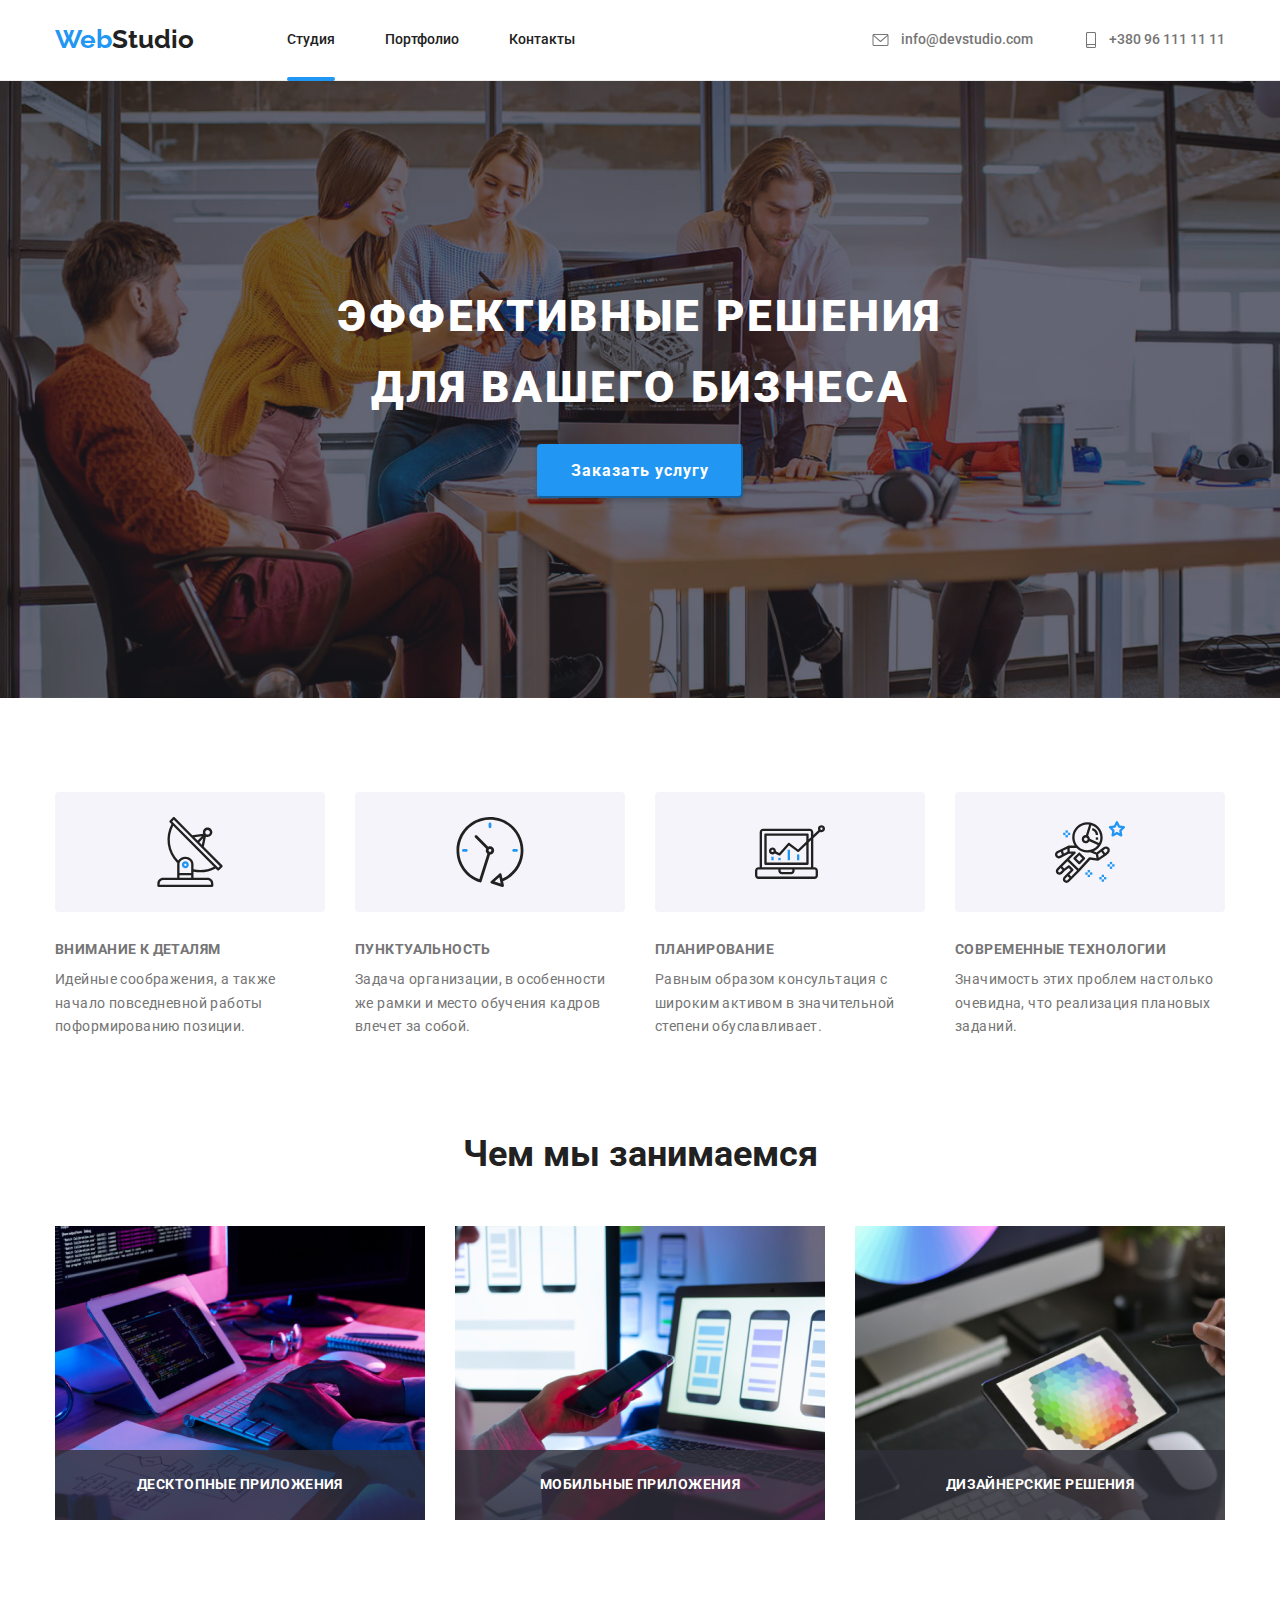
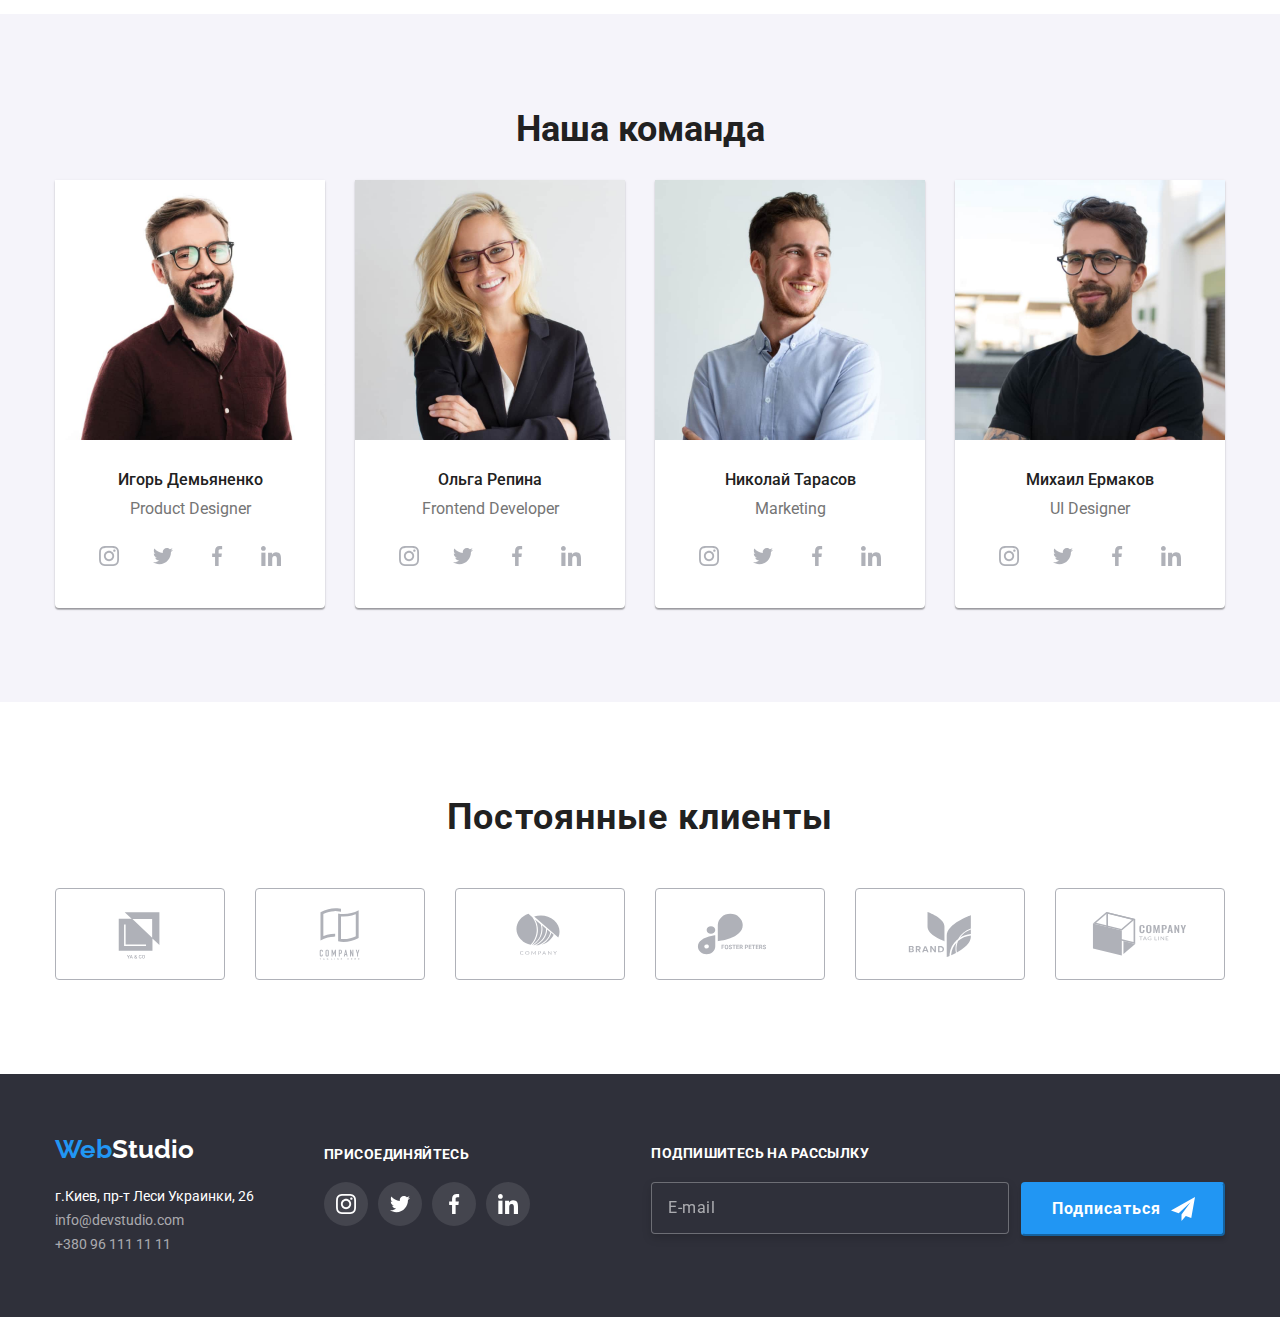
<file: index.html>
<!DOCTYPE html>
<html lang="ru">
<head>
    <meta charset="UTF-8" />
    <meta http-equiv="X-UA-Compatible" content="IE=edge" />
    <meta name="viewport" content="width=device-width, initial-scale=1.0"/>
    <title lang="en">WebStudio</title>
    <link rel="stylesheet" href="https://cdnjs.cloudflare.com/ajax/libs/modern-normalize/1.0.0/modern-normalize.min.css" />
    <link rel="preconnect" href="https://fonts.googleapis.com">
    <link rel="preconnect" href="https://fonts.gstatic.com" crossorigin>
    <link href="https://fonts.googleapis.com/css2?family=Roboto:wght@400;500;700;900&display=swap" rel="stylesheet">
    <link rel="preconnect" href="https://fonts.googleapis.com">
    <link rel="preconnect" href="https://fonts.gstatic.com" crossorigin>
    <link href="https://fonts.googleapis.com/css2?family=Raleway:wght@600;700;800;900&family=Roboto:wght@400;500;700;900&display=swap" rel="stylesheet">
    <link rel="stylesheet" href="./css/main.min.css"/>
</head>

<body>
    <header class="header">
        <!-- logo -->    
        <div class="conteiner conteiner-flex">
            <a class="logo" href="./index.html"><span class="logo__web">Web</span>Studio</a>
            <!-- navigation -->
            <nav class="header__navigation">
                <ul class="header__navigation__list">
                    <li class="header__navigation__item">
                        <a class="header__navigation__link current" href="./index.html">Студия</a>
                    </li>
                    <li class="header__navigation__item">
                        <a class="header__navigation__link" href="./portfolio.html">Портфолио</a></li>
                    <li class="header__navigation__item"><a class="header__navigation__link" href="">Контакты</a></li>
                </ul>
            </nav>
            <!--conection -->
            <ul class="header__conection__list">
                <li class="header__conection__item">
                    <a class="header__conection__link" href="mailto:info@devstudio.com" target="_blank" title="Написать нам">
                        <svg class="header-icon" width="21" height="16">
                            <use href="images/icons.svg#icon-mail"></use>
                        </svg>info@devstudio.com
                    </a>
                </li>
                <li class="header__conection__item">
                    <a class="header__conection__link" href="tel:+380961111111" title="Позвонить нам">
                        <svg class="header-icon" width="16" height="16">
                            <use href="images/icons.svg#icon-smartphone"></use>
                        </svg>+380 96 111 11 11
                    </a>
                </li>
            </ul>
        </div>
    </header>

    <main>
            <!-- big banner -->
            <div class="hero__bg">
                <div class="conteiner">
                    <h1 class="hero__title">Эффективные решения для вашего бизнеса</h1>
                    <button class="hero__btn btn" type="button" data-modal-open>Заказать услугу</button>
                </div>
            </div>

            <!-- competencies -->
            <section class="competence">
                <div class="conteiner">
                    <ul class="competence__icon__list">
                        <li class="competence__icon__item">
                            <svg class="competencte__icon" width="70" heigth="70"><use href="images/icons.svg#icon-antenna"></use></svg>
                        </li>
                        <li class="competence__icon__item">
                            <svg class="competence__icon" width="70" heigth="70">
                                <use href="images/icons.svg#icon-clock"></use>
                            </svg>
                        </li>
                        <li class="competence__icon__item">
                            <svg class="competencte__icon" width="70" heigth="70">
                                <use href="images/icons.svg#icon-diagram"></use>
                            </svg>
                        </li>
                        <li class="competence__icon__item">
                            <svg class="competencte__icon" width="70" heigth="70">
                                <use href="images/icons.svg#icon-astronaut"></use>
                            </svg>
                        </li>
                    </ul>
                    <ul class="competence__about__list">
                        <li class="competence__about__item">
                            <h3 class="competence__about__title">Внимание к деталям</h3>
                            <p class="competence__about__description">Идейные соображения, а также начало повседневной работы поформированию позиции.
                            </p>
                        </li>
                        <li class="competence__about__item">
                            <h3 class="competence__about__title">Пунктуальность</h3>
                            <p class="competence__about__description">Задача организации, в особенности же рамки и место обучения кадров влечет за собой.</p>
                        </li>
                        <li class="competence__about__item">
                            <h3 class="competence__about__title">Планирование</h3>
                            <p class="competence__about__description">Равным образом консультация с широким активом в значительной степени обуславливает.</p>
                        </li>
                        <li class="competence__about__item">
                            <h3 class="competence__about__title">Современные технологии</h3>
                            <p class="competence__about__description">Значимость этих проблем настолько очевидна, что реализация плановых заданий.</p>
                        </li>
                    </ul>
                </div>
            </section>

            <!-- What we do-->
            <section class="wedo">
                    <div class="conteiner">
                        <h3 class="wedo-title">Чем мы занимаемся</h3>
                        <ul class="wedo__list">
                            <li class="wedo__list__item">
                                <div class="wedo-wrap">
                                    <picture>
                                        <source
                                            srcset="./images/pc/desctop.jpg 1x,
                                            ./images/pc2x/desctop@2x.jpg 2x"

                                            media="(min-width: 1200px)"
                                        >    
                                        <img class="wedo-img" src="./images/pc2x/desctop@2x.jpg" alt="Руки на клавиатуре"/>
                                    </picture>
                                <p class="wedo__text-up">Десктопные приложения</p>
                                </div>
                            </li>
                            <li class="wedo__list__item">
                                <div class="wedo-wrap">
                                    <picture>
                                        <source
                                            srcset="./images/pc/mobileapp.jpg 1x,
                                            ./images/pc2x/mobileapp@2x.jpg 2x"

                                            media="(min-width: 1200px)"
                                        >   
                                        <img class="wedo-img" src="./images/pc2x/mobileapp@2x.jpg" alt="Смартфон в руке"/>
                                    </picture>
                                    <p class="wedo__text-up">Мобильные приложения</p>
                            </div>
                            </li>
                            <li class="wedo__list__item">
                                <div class="wedo-wrap">
                                    <picture>
                                        <source
                                            srcset="./images/pc/disigner.jpg 1x,
                                            ./images/pc2x/disigner@2x.jpg 2x"

                                            media="(min-width: 1200px)"
                                        >   
                                        <img class="wedo-img" src="./images/pc2x/disigner@2x.jpg" alt="Планшет"/>
                                    </picture>
                                <p class="wedo__text-up">Дизайнерские решения</p>
                            </div>
                            </li>
                        </ul>
                    </div>
            </section>
                
            <!-- team -->
            <section class="team">
                    <div class="conteiner">
                    <h2 class="team__title">Наша команда</h2>
                    <ul class="team__list">
                        <li class="team__list__item">
                            <picture>
                                <source
                                    srcset="./images/pc/maninglass.jpg 1x,
                                    ./images/pc2x/maninglass@2x.jpg 2x"

                                    media="(min-width: 1200px)"
                                >
                                <source
                                    srcset="./images/tablet/maninglass.jpg 1x,
                                    ./images/tablet2x/maninglass@2x.jpg 2x"

                                    media="(min-width: 768px)"
                                >
                                <source
                                    srcset="./images/mobile/maninglass.jpg 1x,
                                    ./images/mobile2x/maninglass@2x.jpg 2x"

                                    media="(min-width: 480px)"
                                >
                                <source
                                    srcset="./images/mobile/maninglass320.jpg 1x,
                                    ./images/mobile2x/maninglass320@2x.jpg 2x"

                                    media="(min-width: 320px)"
                                >    
                                <img class="team__picture__size" src="./images/pc/maninglass.jpg" alt="Мужчина в очках"/>
                            </picture>
                            <div class="team__description__conteiner">
                            <h3 class="team__description__name">Игорь Демьяненко</h3>
                            <p class="team__description__proffesion">Product Designer</p>
                            <ul class="team__description__social-list">
                                <li class="team__description__social-list__item"><a class="team__description__social-list__link" href="instagram.com" target="_blank"><svg class="team__description__social-list__icon" width="20" heigth="20">
                                    <use href="images/icons.svg#icon-instagram"></use>
                                </svg></a></li>
                                <li class="team__description__social-list__item"><a class="team__description__social-list__link" href=""><svg class="team__description__social-list__icon" width="20" heigth="20">
                                        <use href="images/icons.svg#icon-twitter"></use>
                                    </svg></a></li>
                                <li class="team__description__social-list__item"><a class="team__description__social-list__link" href=""><svg class="team__description__social-list__icon" width="20" heigth="20">
                                        <use href="images/icons.svg#icon-facebook"></use>
                                    </svg></a></li>
                                <li class="team__description__social-list__item"><a class="team__description__social-list__link" href=""><svg class="team__description__social-list__icon" width="20" heigth="20">
                                        <use href="images/icons.svg#icon-linkedin"></use>
                                    </svg></a></li>
                            </ul>
                            </div>
                        </li>
                        <li class="team__list__item">
                                <picture>
                                    <source
                                        srcset="./images/pc/woman.jpg 1x,
                                        ./images/pc2x/woman@2x.jpg 2x"

                                        media="(min-width: 1200px)"
                                    >
                                    <source
                                        srcset="./images/tablet/woman.jpg 1x,
                                        ./images/tablet2x/woman@2x.jpg 2x"

                                        media="(min-width: 768px)"
                                    >
                                    <source
                                        srcset="./images/mobile/woman.jpg 1x,
                                        ./images/mobile2x/woman@2x.jpg 2x"

                                        media="(min-width: 480px)"
                                    >
                                    <source
                                        srcset="./images/mobile/woman320.jpg 1x,
                                        ./images/mobile2x/woman320@2x.jpg 2x"

                                        media="(min-width: 320px)"
                                    >    
                                    <img class="team__picture__size" src="./images/pc2x/woman@2x.jpg" alt="Женщина"/>
                                </picture>
                            <div class="team__description__conteiner">
                            <h3 class="team__description__name">Ольга Репина</h3>
                            <p class="team__description__proffesion">Frontend Developer</p>
                            <ul class="team__description__social-list">
                                <li class="team__description__social-list__item"><a class="team__description__social-list__link" href=""><svg class="team__description__social-list__icon" width="20" heigth="20">
                                    <use href="images/icons.svg#icon-instagram"></use>
                                </svg></a></li>
                                <li class="team__description__social-list__item"><a class="team__description__social-list__link" href=""><svg class="team__description__social-list__icon" width="20" heigth="20">
                                        <use href="images/icons.svg#icon-twitter"></use>
                                    </svg></a></li>
                                <li class="team__description__social-list__item"><a class="team__description__social-list__link" href=""><svg class="team__description__social-list__icon" width="20" heigth="20">
                                        <use href="images/icons.svg#icon-facebook"></use>
                                    </svg></a></li>
                                <li class="team__description__social-list__item"><a class="team__description__social-list__link" href=""><svg class="team__description__social-list__icon" width="20" heigth="20">
                                        <use href="images/icons.svg#icon-linkedin"></use>
                                    </svg></a></li>
                            </ul>
                            </div>
                        </li>
                        <li class="team__list__item">
                                <picture>
                                    <source
                                        srcset="./images/pc/maninwhiteshirt.jpg 1x,
                                        ./images/pc2x/maninwhiteshirt@2x.jpg 2x"

                                        media="(min-width: 1200px)"
                                    >
                                    <source
                                        srcset="./images/tablet/maninwhiteshirt.jpg 1x,
                                        ./images/tablet2x/maninwhiteshirt@2x.jpg 2x"

                                        media="(min-width: 768px)"
                                    >
                                    <source
                                        srcset="./images/mobile/maninwhiteshirt.jpg 1x,
                                        ./images/mobile2x/maninwhiteshirt@2x.jpg 2x"

                                        media="(min-width: 480px)"
                                    >
                                    <source
                                        srcset="./images/mobile/maninwhiteshirt320.jpg 1x,
                                        ./images/mobile2x/maninwhiteshirt320@2x.jpg 2x"

                                        media="(min-width: 320px)"
                                    >    
                                    <img class="team__picture__size" src="./images/pc2x/maninwhiteshirt@2x.jpg" alt="Улыбающтйся мужчина"/>
                                </picture>
                            <div class="team__description__conteiner">
                            <h3 class="team__description__name">Николай Тарасов</h3>
                            <p class="team__description__proffesion">Marketing</p>
                            <ul class="team__description__social-list">
                                <li class="team__description__social-list__item">
                                    <a class="team__description__social-list__link" href="">
                                        <svg class="team__description__social-list__icon" width="20" heigth="20">
                                            <use href="images/icons.svg#icon-instagram"></use>
                                        </svg> 
                                    </a>
                                </li>
                                <li class="team__description__social-list__item"><a class="team__description__social-list__link" href=""><svg class="team__description__social-list__icon" width="20" heigth="20">
                                        <use href="images/icons.svg#icon-twitter"></use>
                                    </svg></a></li>
                                <li class="team__description__social-list__item"><a class="team__description__social-list__link" href=""><svg class="team__description__social-list__icon" width="20" heigth="20">
                                        <use href="images/icons.svg#icon-facebook"></use>
                                    </svg></a></li>
                                <li class="team__description__social-list__item"><a class="team__description__social-list__link" href=""><svg class="team__description__social-list__icon" width="20" heigth="20">
                                        <use href="images/icons.svg#icon-linkedin"></use>
                                    </svg></a></li>
                            </ul>
                            </div>
                        </li>
                        <li class="team__list__item">
                            <picture>
                                <source
                                    srcset="./images/pc/smileman.jpg 1x,
                                    ./images/pc2x/smileman@2x.jpg 2x"

                                    media="(min-width: 1200px)"
                                >
                                <source
                                    srcset="./images/tablet/smileman.jpg 1x,
                                    ./images/tablet2x/smileman@2x.jpg 2x"

                                    media="(min-width: 768px)"
                                >
                                <source
                                    srcset="./images/mobile/smileman.jpg 1x,
                                    ./images/mobile2x/smileman@2x.jpg 2x"

                                    media="(min-width: 480px)"
                                >
                                <source
                                    srcset="./images/mobile/smileman320.jpg 1x,
                                    ./images/mobile2x/smileman320@2x.jpg 2x"

                                    media="(min-width: 320px)"
                                >    
                                <img class="team__picture__size" src="./images/pc2x/smileman@2x.jpg" alt="Улыбающтйся мужчина"/>
                            <div class="team__description__conteiner">
                            <h3 class="team__description__name">Михаил Ермаков</h3>
                            <p class="team__description__proffesion">UI Designer</p>
                            <ul class="team__description__social-list">
                                <li class="team__description__social-list__item"><a class="team__description__social-list__link" href=""><svg class="team__description__social-list__icon" width="20" heigth="20">
                                    <use href="images/icons.svg#icon-instagram"></use>
                                </svg></a></li>
                                <li class="team__description__social-list__item"><a class="team__description__social-list__link" href=""><svg class="team__description__social-list__icon" width="20" heigth="20">
                                        <use href="images/icons.svg#icon-twitter"></use>
                                    </svg></a></li>
                                <li class="team__description__social-list__item"><a class="team__description__social-list__link" href=""><svg class="team__description__social-list__icon" width="20" heigth="20">
                                        <use href="images/icons.svg#icon-facebook"></use>
                                    </svg></a></li>
                                <li class="team__description__social-list__item"><a class="team__description__social-list__link" href=""><svg class="team__description__social-list__icon" width="20" heigth="20">
                                        <use href="images/icons.svg#icon-linkedin"></use>
                                    </svg></a></li>
                            </ul>
                            </div>
                        </li>
                    </ul>
                    </div>
            </section>
            <section class="client">
                <div class="conteiner">
                <h2 class="client__icon-titel">Постоянные клиенты</h2>
                <ul class="client__icon-list">
                    <li class="client__icon-list__item">
                        <a class="client__icon-list__link" href="">
                            <svg class="client__icon-list__icon" width="106" height="60">
                                <use href="images/icons.svg#icon-Logo-1"></use>
                            </svg>
                        </a>
                    </li>
                    <li class="client__icon-list__item">
                        <a class="client__icon-list__link" href="">
                            <svg class="client__icon-list__icon" width="106" height="60">
                                <use href="images/icons.svg#icon-Logo-2"></use>
                            </svg>
                        </a>
                    </li>
                    <li class="client__icon-list__item">
                        <a class="client__icon-list__link" href="">
                            <svg class="client__icon-list__icon" width="106" height="60">
                                <use href="images/icons.svg#icon-Logo-3"></use>
                            </svg>
                        </a>
                    </li>
                    <li class="client__icon-list__item">
                        <a class="client__icon-list__link" href="">
                            <svg class="client__icon-list__icon" width="106" height="60">
                                <use href="images/icons.svg#icon-Logo-4"></use>
                            </svg>
                        </a>
                    </li>
                    <li class="client__icon-list__item">
                        <a class="client__icon-list__link" href="">
                            <svg class="client__icon-list__icon" width="106" height="60">
                                <use href="images/icons.svg#icon-Logo-5"></use>
                            </svg>
                        </a>
                    </li>
                    <li class="client__icon-list__item">
                        <a class="client__icon-list__link" href="">
                            <svg class="client__icon-list__icon" width="106" height="60">
                                <use href="images/icons.svg#icon-Logo-6"></use>
                            </svg>
                        </a>
                    </li>
                </ul>
            </div>
            </section>
            
        </main>

    <footer class="footer">
        <div class="conteiner">
            <div class="footer__connect">
                <div class="footer__item__flex">
                    <div>
                        <a class="footer__logo" href="./index.html"><span class="logo__web">Web</span>Studio</a>
                        <address class="footer__adress">
                            <ul class="footer__adress__list">
                                <li class="footer__adress__item"><a class="footer__adress__link white-color"
                                        href="https://rb.gy/aulb9n" target="_blank">г.Киев, пр-т Леси Украинки, 26</a></li>
                                <li class="footer__adress__item"><a class="footer__adress__link"
                                        href="mailto:info@devstudio.com" target="_blank"
                                        title="Написать нам">info@devstudio.com</a></li>
                                <li class="footer__adress__item"><a class="footer__adress__link" href="tel:+380961111111"
                                        title="Позвонить нам">+380 96 111 11 11</a></li>
                            </ul>
                        </address>
                    </div>
                    <div class="footer__social">
                        <h3 class="footer__social__title">присоединяйтесь</h3>
                        <ul class="footer__social__list">
                            <li class="footer__social__item">
                                <a class="footer__social__link" href="">
                                    <svg class="footer__social__icon" width="20" heigth="20">
                                        <use href="images/icons.svg#icon-instagram"></use>
                                    </svg>
                                </a>
                            </li>
                            <li class="footer__social__item">
                                <a class="footer__social__link" href="">
                                    <svg class="footer__social__icon" width="20" heigth="20">
                                        <use href="images/icons.svg#icon-twitter"></use>
                                    </svg>
                                </a>
                            </li>
                            <li class="footer__social__item">
                                <a class="footer__social__link" href="">
                                    <svg class="footer__social__icon" width="20" heigth="20">
                                        <use href="images/icons.svg#icon-facebook"></use>
                                    </svg>
                                </a>
                            </li>
                            <li class="footer__social__item">
                                <a class="footer__social__link" href="">
                                    <svg class="footer__social__icon" width="20" heigth="20">
                                        <use href="images/icons.svg#icon-linkedin"></use>
                                    </svg>
                                </a>
                            </li>
                        </ul>
                    </div>
                </div>
                <div class="footer__subscribe">
                    <h3 class="footer__subscribe__title">Подпишитесь на рассылку</h3>
                    <div class="footer__subscribe__area">
                        <form class="footer__subscribe__form" name="email" novalidate>
                            <input class="footer__subscribe__input" type="email" name="email" placeholder="E-mail">
                            <button class="footer__subscribe__btn btn" type="submit">Подписаться
                                <svg class="footer__subscribe__icon" width="24" heigth="24">
                                    <use href="images/icons.svg#icon-send"></use>
                                </svg>
                            </button>
                        </form>
                    </div>
                </div>
            </div>
        </div>
    </footer>

    <div class="backdrop is-hidden" data-modal>
    <div class="modal">
        <button type="button" class="modal__close" data-modal-close><svg width="11" height="11"><use href="images/icons.svg#icon-close"></use></svg></button>
        <form action="#">
            <p class="modal__titel">Оставьте свои данные, мы вам перезвоним</p>
            <label class="modal__input__text" for="name">Имя</label>
                <div class="input__wrap">
                    <input class="modal__input__area" type="text" id="name" placeholder="">
                    <svg class="modal__icon" width="18" height="18">
                        <use href="images/icons.svg#icon-modal-name"></use>
                    </svg>
                </div>
            <label class="modal__input__text" for="tel">Телефон</label>
                <div class="input__wrap">
                    <input class="modal__input__area" type="tel" id="tel" placeholder="">
                        <svg class="modal__icon" width="18" height="18">
                            <use href="images/icons.svg#icon-modal-tel"></use>
                        </svg>
                </div>
            <label class="modal__input__text" for="email">Почта</label>
            <div class="input__wrap">
                <input class="modal__input__area" type="email" id="email" placeholder="">
                    <svg class="modal__icon" width="18" height="18">
                        <use href="images/icons.svg#icon-modal-mail"></use>
                    </svg>
            </div>
            <label class="modal__input__text" for="coment">Комментарий</label>
            <textarea class="modal__input__coment" type="text" id="coment" placeholder="Введите текст"></textarea>
            <div class="checkbox">
                <input class="modal__input__checkbox" type="checkbox" id="checkbox" placeholder="">
                <label for="checkbox" class="modal__checkbox__text">
                <span class="check__item">
                    <svg class="check__icon" widht="11" height="8">
                        <use href="images/icons.svg#icon-check"></use>
                    </svg>
                </span>Соглашаюсь с рассылкой и принимаю</label>
                <a class="modal__link" href="" target="_blank">Условия договора</a>
            </div>
            <button class="madal__send__btn">Отправить</button>
        </form>
    </div>
    </div>
    <script src="./js/modal.js"></script>
    </body>
    </html>
</file>
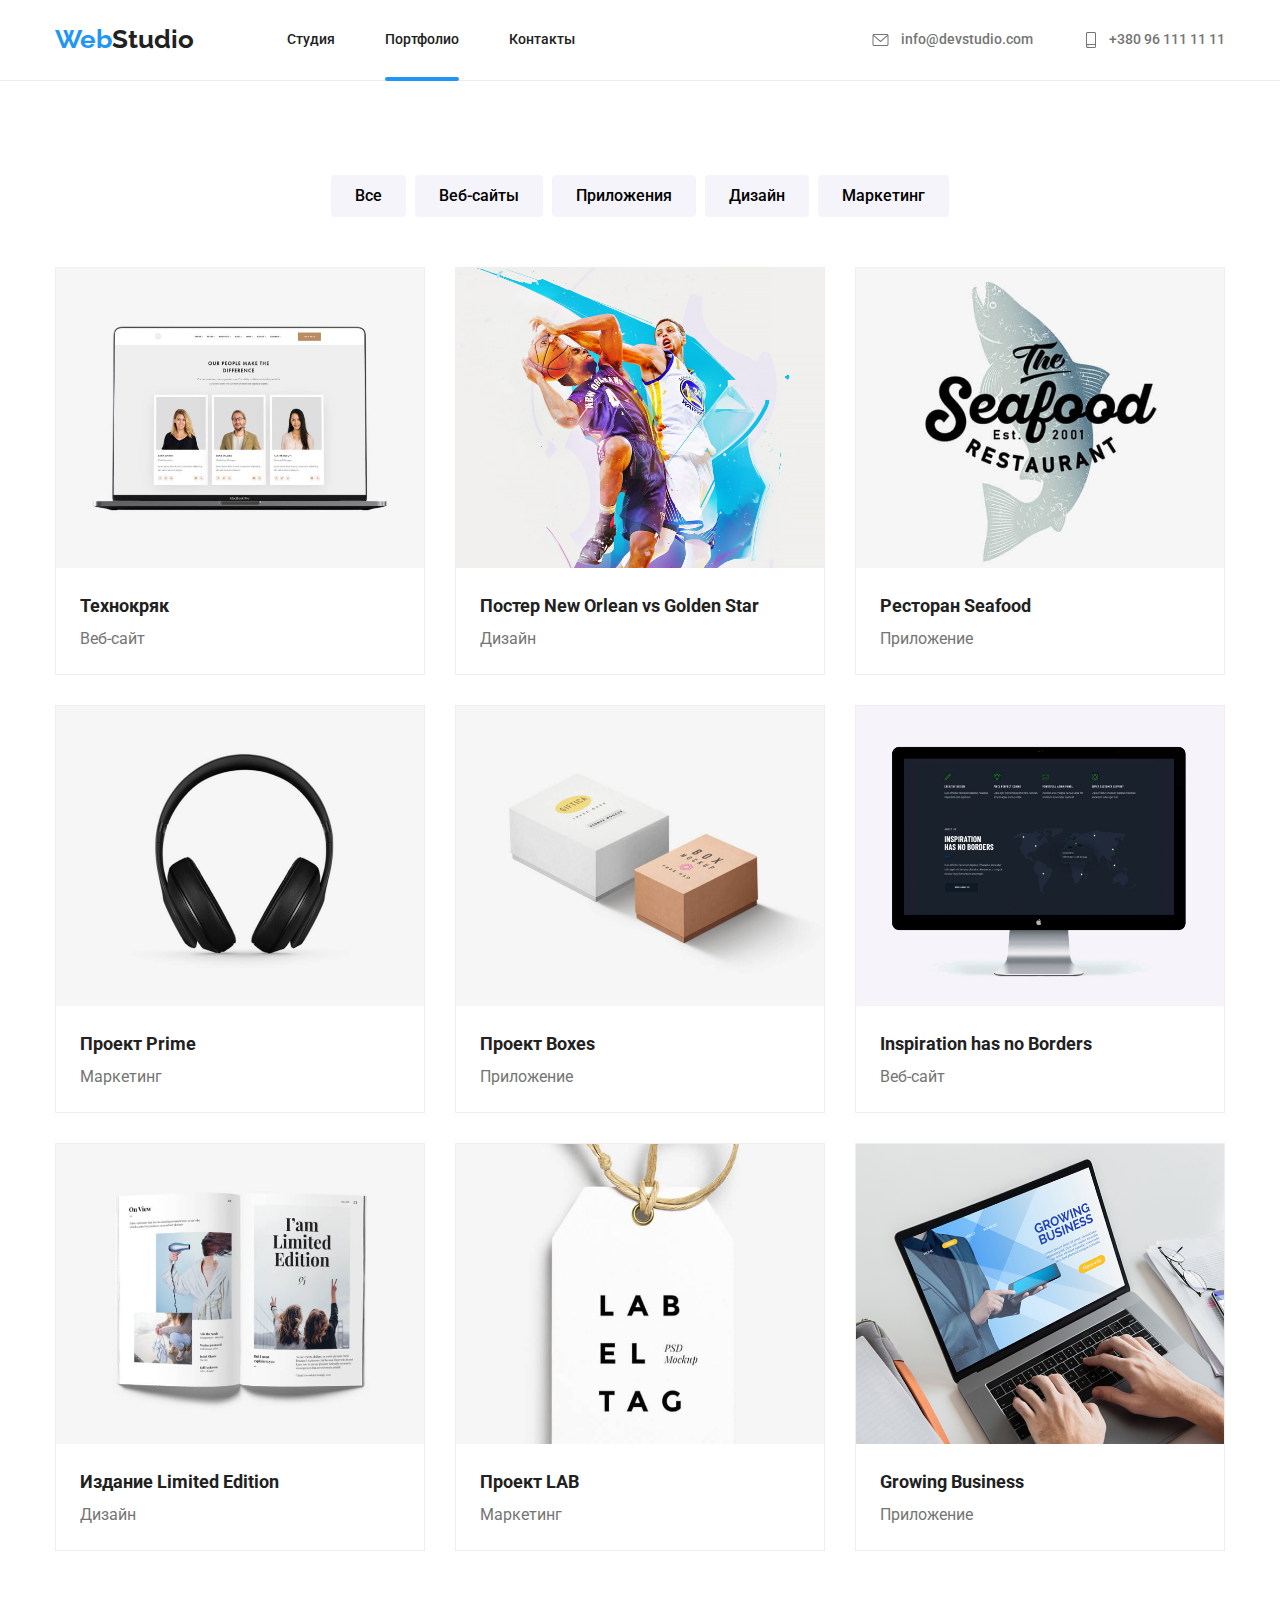
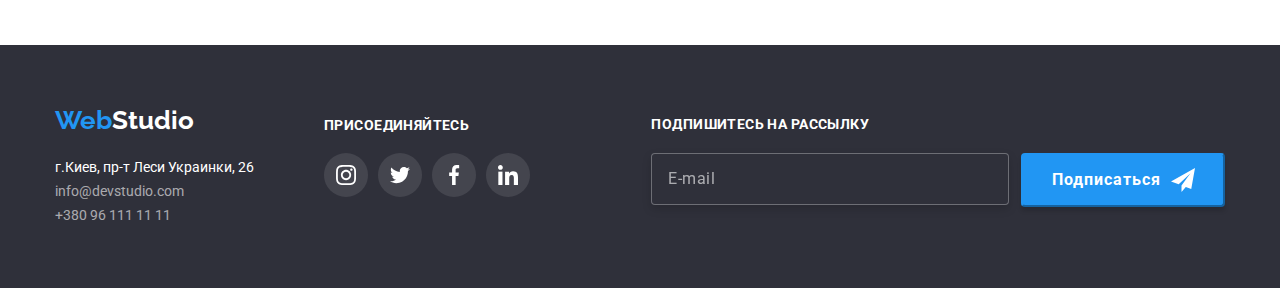
<file: portfolio.html>
<!DOCTYPE html>
<html lang="ru">
<head>
    <meta charset="UTF-8" />
    <meta http-equiv="X-UA-Compatible" content="IE=edge" />
    <meta name="viewport" content="width=device-width, initial-scale=1.0"/>
    <title lang="en">WebStudio</title>
    <link rel="stylesheet" href="https://cdnjs.cloudflare.com/ajax/libs/modern-normalize/1.0.0/modern-normalize.min.css" />
    <link rel="preconnect" href="https://fonts.googleapis.com">
    <link rel="preconnect" href="https://fonts.gstatic.com" crossorigin>
    <link href="https://fonts.googleapis.com/css2?family=Roboto:wght@400;500;700;900&display=swap" rel="stylesheet">
    <link rel="preconnect" href="https://fonts.googleapis.com">
    <link rel="preconnect" href="https://fonts.gstatic.com" crossorigin>
    <link href="https://fonts.googleapis.com/css2?family=Raleway:wght@600;700;800;900&family=Roboto:wght@400;500;700;900&display=swap" rel="stylesheet">
    <link rel="stylesheet" href="./css/main.min.css"/>
</head>

<body>
    <header class="header">
        <!-- logo -->
        <div class="conteiner conteiner-flex">
            <a class="logo" href="./index.html"><span class="logo__web">Web</span>Studio</a>
        <!-- navigation -->
        <nav class="header__navigation">
            <ul class="header__navigation__list">
                <li class="header__navigation__item"><a class="header__navigation__link" href="./index.html">Студия</a></li>
                <li class="header__navigation__item"><a class="header__navigation__link current" href="./portfolio.html">Портфолио</a></li>
                <li class="header__navigation__item"><a class="header__navigation__link" href="">Контакты</a></li>
            </ul>
        </nav>
        <!--conection -->
        <ul class="header__conection__list">
            <li class="header__conection__item"><a class="header__conection__link" href="mailto:info@devstudio.com" target="_blank" title="Написать нам">
                <svg class="header-icon" width="21" height="16">
                    <use href="images/icons.svg#icon-mail"></use>
                </svg>info@devstudio.com</a></li>
            <li class="header__conection__item"><a class="header__conection__link" href="tel:+380961111111" title="Позвонить нам"><svg class="header-icon" width="16" height="16">
                    <use href="images/icons.svg#icon-smartphone"></use>
                </svg>+380 96 111 11 11</a></li>
        </ul>
        </div>
    </header>

    <main class="portfolio__main__bg">
        <section class="portfolio">
        <!--Portfolio navigation-->
        <div class="portfolio__btn">
            <ul class="portfolio__btn__list">
                <li class="portfolio__btn__item"><button class="button" type="button">Все</button></li>
                <li class="portfolio__btn__item"><button class="button" type="button">Веб-сайты</button></li>
                <li class="portfolio__btn__item"><button class="button" type="button">Приложения</button></li>
                <li class="portfolio__btn__item"><button class="button" type="button">Дизайн</button></li>
                <li class="portfolio__btn__item"><button class="button" type="button">Маркетинг</button></li>
    
            </ul>
        </div>
        <!--Portfolio imdges-->
        <div class="conteiner">
            <ul class="portfolio__foto__list">
                <li class="portfolio__foto__list__item">
                    <div class="portfolio__foto__owerlay-size">
                        <img src="./images/pc2x/pf1@2x.jpg" alt="Ноутбук" width="368" height="300">
                        <p class="portfolio__foto__owerlay-text">Технокряк это современная площадка распространения коронавируса. Компании используют эту платформу для цифрового шпионажа и атак на защищённые сервера конкурентов.</p>
                    </div>
                    <div class="portfolio__foto__text">
                        <h3 class="portfolio__foto__text__title">Технокряк</h3>
                        <p class="portfolio__foto__text__about">Веб-сайт</p>
                    </div>          
                </li>
                <li class="portfolio__foto__list__item">
                    <div class="portfolio__foto__owerlay-size">
                        <img src="./images/pc2x/pf2@2x.jpg" alt="Два баскетболиста" width="368" height="300">
                        <p class="portfolio__foto__owerlay-text">Технокряк это современная площадка распространения коронавируса. Компании используют эту платформу для цифрового шпионажа и атак на защищённые сервера конкурентов.</p>
                    </div>
                    <div class="portfolio__foto__text">
                        <h3 class="portfolio__foto__text__title">Постер New Orlean vs Golden Star</h3>
                        <p class="portfolio__foto__text__about">Дизайн</p>   
                    </div>
                </li>
                <li class="portfolio__foto__list__item">
                    <div class="portfolio__foto__owerlay-size">
                        <img src="./images/pc2x/pf3@2x.jpg" alt="Силует рыбы" width="368" height="300">
                        <p class="portfolio__foto__owerlay-text">Технокряк это современная площадка распространения коронавируса. Компании используют эту платформу для цифрового шпионажа и атак на защищённые сервера конкурентов.</p>
                    </div>
                    <div class="portfolio__foto__text">
                        <h3 class="portfolio__foto__text__title">Ресторан Seafood</h3>
                        <p class="portfolio__foto__text__about">Приложение</p>
                    </div>
                </li>
                <li class="portfolio__foto__list__item">
                    <div class="portfolio__foto__owerlay-size">
                        <img src="./images/pc2x/pf4@2x.jpg" alt="Наушники" width="368" height="300">
                        <p class="portfolio__foto__owerlay-text">Технокряк это современная площадка распространения коронавируса. Компании используют эту платформу для цифрового шпионажа и атак на защищённые сервера конкурентов.</p>
                    </div>
                    <div class="portfolio__foto__text">
                        <h3 class="portfolio__foto__text__title">Проект Prime</h3>
                        <p class="portfolio__foto__text__about">Маркетинг</p>
                    </div> 
                </li>
                <li class="portfolio__foto__list__item">
                    <div class="portfolio__foto__owerlay-size">
                        <img src="./images/pc2x/pf5@2x.jpg" alt="Коробки" width="368" height="300">
                        <p class="portfolio__foto__owerlay-text">Технокряк это современная площадка распространения коронавируса. Компании используют эту платформу для цифрового шпионажа и атак на защищённые сервера конкурентов.</p>
                    </div>
                    <div class="portfolio__foto__text">
                        <h3 class="portfolio__foto__text__title">Проект Boxes</h3>
                        <p class="portfolio__foto__text__about">Приложение</p>
                    </div>
                </li>
                <li class="portfolio__foto__list__item">
                    <div class="portfolio__foto__owerlay-size">
                        <img src="./images/pc2x/pf6@2x.jpg" alt="Моноблок" width="368" height="300">
                        <p class="portfolio__foto__owerlay-text">Технокряк это современная площадка распространения коронавируса. Компании используют эту платформу для цифрового шпионажа и атак на защищённые сервера конкурентов.</p>
                    </div>
                    <div class="portfolio__foto__text">
                        <h3 class="portfolio__foto__text__title">Inspiration has no Borders</h3>
                        <p class="portfolio__foto__text__about">Веб-сайт</p>
                    </div>
                </li>
                <li class="portfolio__foto__list__item">
                    <div class="portfolio__foto__owerlay-size">
                        <img src="./images/pc2x/pf7@2x.jpg" alt="Книга" width="368" height="300">
                        <p class="portfolio__foto__owerlay-text">Технокряк это современная площадка распространения коронавируса. Компании используют эту платформу для цифрового шпионажа и атак на защищённые сервера конкурентов.</p>
                    </div>
                    <div class="portfolio__foto__text">
                        <h3 class="portfolio__foto__text__title">Издание Limited Edition</h3>
                        <p class="portfolio__foto__text__about">Дизайн</p>
                    </div>
                </li>
                <li class="portfolio__foto__list__item">
                    <div class="portfolio__foto__owerlay-size">
                        <img src="./images/pc2x/pf8@2x.jpg" alt="Ценник" width="368" height="300">
                        <p class="portfolio__foto__owerlay-text">Технокряк это современная площадка распространения коронавируса. Компании используют эту платформу для цифрового шпионажа и атак на защищённые сервера конкурентов.</p>
                    </div>
                    <div class="portfolio__foto__text">
                        <h3 class="portfolio__foto__text__title">Проект LAB</h3>
                        <p class="portfolio__foto__text__about">Маркетинг</p>
                    </div>
                </li>
                <li class="portfolio__foto__list__item">
                    <div class="portfolio__foto__owerlay-size">
                        <img src="./images/pc2x/pf9@2x.jpg" alt="Руки на ноутбуке" width="368" height="300">
                        <p class="portfolio__foto__owerlay-text">Технокряк это современная площадка распространения коронавируса. Компании используют эту платформу для цифрового шпионажа и атак на защищённые сервера конкурентов.</p>
                    </div>
                    <div class="portfolio__foto__text">
                        <h3 class="portfolio__foto__text__title">Growing Business</h3>
                        <p class="portfolio__foto__text__about">Приложение</p>
                    </div>
                </li>
            </ul>
        </div>
        </section>
    </main>

    <footer class="footer">
        <div class="conteiner">
            <div class="footer__connect">
                <div class="footer__item__flex">
                    <div>
                        <a class="footer__logo" href="./index.html"><span class="logo__web">Web</span>Studio</a>
                        <address class="footer__adress">
                            <ul class="footer__adress__list">
                                <li class="footer__adress__item"><a class="footer__adress__link white-color" href="https://rb.gy/aulb9n" target="_blank">г.Киев, пр-т Леси Украинки, 26</a></li>
                                <li class="footer__adress__item"><a class="footer__adress__link" href="mailto:info@devstudio.com" target="_blank" title="Написать нам">info@devstudio.com</a></li>
                                <li class="footer__adress__item"><a class="footer__adress__link" href="tel:+380961111111" title="Позвонить нам">+380 96 111 11 11</a></li>
                            </ul>
                        </address>
                    </div>
                    <div class="footer__social">
                        <h3 class="footer__social__title">присоединяйтесь</h3>
                        <ul class="footer__social__list">
                            <li class="footer__social__item">
                                <a class="footer__social__link" href="">
                                    <svg class="footer__social__icon" width="20" heigth="20">
                                        <use href="images/icons.svg#icon-instagram"></use>
                                    </svg>
                                </a>
                            </li>
                            <li class="footer__social__item">
                                <a class="footer__social__link" href="">
                                    <svg class="footer__social__icon" width="20" heigth="20">
                                        <use href="images/icons.svg#icon-twitter"></use>
                                    </svg>
                                </a>
                            </li>
                            <li class="footer__social__item">
                                <a class="footer__social__link" href="">
                                    <svg class="footer__social__icon" width="20" heigth="20">
                                        <use href="images/icons.svg#icon-facebook"></use>
                                    </svg>
                                </a>
                            </li>
                            <li class="footer__social__item">
                                <a class="footer__social__link" href="">
                                    <svg class="footer__social__icon" width="20" heigth="20">
                                        <use href="images/icons.svg#icon-linkedin"></use>
                                    </svg>
                                </a>
                            </li>
                        </ul>
                    </div>
                </div>
                <div class="footer__subscribe">
                    <h3 class="footer__subscribe__title">Подпишитесь на рассылку</h3>
                    <div class="footer__subscribe__area">
                        <form class="footer__subscribe__form" name="email" novalidate>
                            <input class="footer__subscribe__input" type="email" name="email" placeholder="E-mail">
                            <button class="footer__subscribe__btn btn" type="submit">Подписаться
                                <svg class="footer__subscribe__icon" width="24" heigth="24"><use href="images/icons.svg#icon-send"></use></svg>
                            </button>
                        </form>
                    </div>
                </div>
            </div>
        </div>
    </footer>
</body>    
</html>
</file>
<file: css/main.min.css>
.logo{padding-top:24px;padding-bottom:25px;margin-right:93px;font-family:Raleway, sans-serif;font-style:normal;font-weight:bold;font-size:26px;line-height:1.2;text-decoration:none;color:var(--main-text-color)}.logo__web{color:var(--hover-focus-text-color)}@media screen and (max-width: 479px){.conteiner{margin-right:auto;margin-left:auto;padding-left:15px;padding-right:15px;width:320px}}@media screen and (min-width: 480px){.conteiner{width:480px;margin-right:auto;margin-left:auto;padding-left:15px;padding-right:15px}}@media screen and (min-width: 768px){.conteiner{width:768px}}@media screen and (min-width: 1200px){.conteiner{width:1200px}}.btn{font-style:normal;font-weight:bold;line-height:1.87;letter-spacing:0.06em;color:#FFFFFF;cursor:pointer;background-color:#2196f3;box-shadow:0px 4px 4px rgba(0,0,0,0.15);border-radius:4px;border-color:var(--hover-focus-text-color)}.hero__bg{background-color:#2f303a;color:#ffffff;background-image:linear-gradient(rgba(47,48,58,0.4), rgba(47,48,58,0.4)),url(../../images/mobile/bg.jpg);background-repeat:no-repeat;background-position:center;background-size:cover;text-align:center;width:100%;padding-top:118px;padding-bottom:118px}@media (min-device-pixel-ratio: 2), (min-resolution: 192dpi), (min-resolution: 2dppx){.hero__bg{background-image:linear-gradient(rgba(47,48,58,0.4), rgba(47,48,58,0.4)),url(../../images/mobile2x/bg@2x.jpg)}}@media screen and (min-width: 768px){.hero__bg{padding-top:118px;padding-bottom:118px;background-image:linear-gradient(rgba(47,48,58,0.4), rgba(47,48,58,0.4)),url(../../images/tablet/bg.jpg)}}@media screen and (min-width: 768px) and (min-device-pixel-ratio: 2), screen and (min-width: 768px) and (min-resolution: 192dpi), screen and (min-width: 768px) and (min-resolution: 2dppx){.hero__bg{background-image:linear-gradient(rgba(47,48,58,0.4), rgba(47,48,58,0.4)),url(../../images/tablet2x/bg@2x.jpg)}}@media screen and (min-width: 1200px){.hero__bg{padding-top:200px;padding-bottom:200px;background-image:linear-gradient(rgba(47,48,58,0.4), rgba(47,48,58,0.4)),url(../../images/pc/bg.jpg)}}@media screen and (min-width: 1200px) and (min-device-pixel-ratio: 2), screen and (min-width: 1200px) and (min-resolution: 192dpi), screen and (min-width: 1200px) and (min-resolution: 2dppx){.hero__bg{background-image:linear-gradient(rgba(47,48,58,0.4), rgba(47,48,58,0.4)),url(../../images/pc2x/bg@2x.jpg)}}.header{background-color:#ffffff;border-bottom:1px solid #ececec}.conteiner-flex{display:flex;margin-right:auto;margin-left:auto;width:1200px;padding-left:15px;padding-right:15px;align-content:center}.header__navigation{display:flex;font-weight:500;font-size:14px;line-height:1.14}.header__navigation__list{display:flex;list-style:none;align-content:center;padding:0 0;margin:0 0}.header__navigation__list .header__navigation__item:not(:last-child){margin-right:50px}.header__navigation__link{display:flex;padding-bottom:32px;padding-top:32px;text-decoration:none;color:var(--main-text-color);position:relative;transition:color 250ms cubic-bezier(0.4, 0, 0.2, 1)}.header__navigation__link:hover{color:var(--hover-focus-text-color)}.header__navigation__link:focus{color:var(--hover-focus-text-color)}.header__navigation__link.current::after{content:"";width:100%;height:4px;border-radius:2px;background-color:var(--hover-focus-text-color);color:var(--hover-focus-text-color);position:absolute;display:block;bottom:-1px}.header__conection__list{list-style:none;display:flex;text-decoration:none;margin-top:0px;margin-bottom:0px;padding-left:0px;margin-left:auto}.header__conection__list .header__conection__item+.header__conection__item{margin-left:50px}.header-icon{fill:currentColor;margin-right:10px}.header__conection__link{display:flex;text-align:center;justify-content:center;padding-bottom:32px;padding-top:32px;font-weight:500;font-size:14px;line-height:1.14;text-decoration:none;color:var(--adress-mail-color-header)}.header__conection__link:hover{color:var(--hover-focus-text-color)}.header__conection__link:focus{color:var(--hover-focus-text-color)}.hero__title{font-style:normal;font-weight:900;line-height:1.62;letter-spacing:0.06em;text-transform:uppercase;text-align:center;padding-bottom:20px}@media screen and (max-width: 479px){.hero__title{font-size:20px}}@media screen and (min-width: 480px){.hero__title{font-size:26px;line-height:1.62;padding-left:45px;padding-right:45px}}@media screen and (min-width: 768px){.hero__title{font-size:44px;padding-left:189px;padding-right:189px}}@media screen and (min-width: 1200px){.hero__title{padding-left:252px;padding-right:252px}}@media screen and (max-width: 479px){.hero__btn{font-size:14px;padding:10px 32px}}@media screen and (min-width: 480px){.hero__btn{font-size:16px;padding:10px 32px}}@media screen and (min-width: 320px), (max-width: 479px){.competence__icon__list{list-style:none}}@media screen and (min-width: 768px){.competence__icon__list{display:flex;flex-wrap:wrap;flex-basis:calc(100% - 60px / 2);justify-content:space-between}}@media screen and (min-width: 1200px){.competence__icon__list{flex-basis:calc(100% - 60px / 4);justify-content:space-between}}.competence__icon__item{background:#f5f4fa;border-radius:4px;display:flex;justify-content:center;align-items:center}@media screen and (min-width: 320px), (max-width: 479px){.competence__icon__item{width:290px;height:120px;text-align:center;margin-bottom:166px;position:relative}}@media screen and (min-width: 480px) and (max-width: 767px){.competence__icon__item{width:450px;margin-bottom:166px}}@media screen and (min-width: 768px) and (max-width: 1199px){.competence__icon__item{width:354px;margin-bottom:161px;display:flex;justify-content:center;align-items:center;text-align:left}}@media screen and (min-width: 1200px){.competence__icon__item{width:270px;position:static;margin-bottom:30px}}@media screen and (min-width: 320px), (max-width: 479px){.competence{background:#ffffff;padding-top:60px;padding-bottom:60px}}@media screen and (min-width: 1200px){.competence{padding-top:94px;padding-bottom:94px}}@media screen and (min-width: 320px), (max-width: 479px){.competence__about__list{list-style:none;font-style:normal;font-weight:normal;font-size:14px;line-height:1.71;letter-spacing:0.03em;color:#757575;text-align:center;position:absolute;top:670px;margin:0 auto}}@media screen and (min-width: 480px) and (max-width: 767px){.competence__about__list{top:690px}}@media screen and (min-width: 768px) and (max-width: 1199px){.competence__about__list{max-width:754px;display:flex;justify-content:space-between;flex-wrap:wrap;flex-basis:calc(100% - 60px / 2);top:690px}}@media screen and (min-width: 1200px){.competence__about__list{position:static;display:flex;justify-content:space-between;margin:0 0;text-align:left}}@media screen and (min-width: 320px) and (max-width: 479px){.competence__about__item{width:290px}.competence__about__item+.competence__about__item{margin-top:190px}}@media screen and (min-width: 480px) and (max-width: 767px){.competence__about__item{width:450px}.competence__about__item+.competence__about__item{margin-top:211px}}@media screen and (min-width: 768px) and (max-width: 1199px){.competence__about__item{width:354px}.competence__about__item:nth-last-child(4){margin-bottom:211px}}@media screen and (min-width: 1200px){.competence__about__item{width:270px;display:block}}@media screen and (min-width: 320px){.competence__about__title{font-weight:bold;font-size:14px;line-height:1.14;text-transform:uppercase}}@media screen and (min-width: 320px), (max-width: 479px){.competence__about__description{text-align:left;padding-top:10px}}.wedo{padding-bottom:94px;background-color:#ffffff}.wedo-title{text-align:center;font-weight:bold;font-size:36px;line-height:1.17}.wedo__list{display:flex;margin-top:50px;justify-content:space-between}.wedo__list__item{list-style:none}.wedo-wrap{position:relative}.wedo__text-up{display:flex;position:absolute;left:0;bottom:0;width:100%;height:70px;margin:auto;color:#ffffff;font-weight:bold;font-size:14px;line-height:1.14;letter-spacing:0.03em;text-transform:uppercase;justify-content:center;background-color:rgba(47,48,58,0.8);padding:27px 0}.team{background:#f5f4fa;padding-top:60px;padding-bottom:60px}@media screen and (min-width: 1200px){.team{padding-top:94px;padding-bottom:94px}}.team__title{text-align:center;font-weight:bold;line-height:1.17}@media screen and (min-width: 320px){.team__title{font-size:28px}}@media screen and (min-width: 768px){.team__title{font-size:36px}}.team__list{list-style:none;margin-top:30px;width:100%}@media screen and (min-width: 768px){.team__list{display:flex;flex-wrap:wrap;flex-basis:calc(100% - 60px / 2)}}.team__description__name{font-weight:500;font-size:16px;line-height:1.19;text-align:center}.team__description__proffesion{font-weight:normal;font-size:16px;line-height:1.19;color:var(--sub-text-color);text-align:center;margin-top:10px}.team__list__item{background:#ffffff;box-shadow:0px 1px 3px rgba(0,0,0,0.12),0px 1px 1px rgba(0,0,0,0.14),0px 2px 1px rgba(0,0,0,0.2);border-radius:0px 0px 4px 4px}.team__list__item+.team__list__item{margin-top:30px}@media screen and (min-width: 768px){.team__list__item{width:354px}.team__list__item+.team__list__item{margin-top:0}.team__list__item:nth-child(2n+1){margin-right:30px}.team__list__item:nth-child(1n+3){margin-top:30px}}@media screen and (min-width: 1200px){.team__list__item{width:270px;height:428px}.team__list__item+.team__list__item{margin-right:30px}.team__list__item:nth-child(4n+4){margin-right:0px}.team__list__item:nth-child(1n+3){margin-top:0px}}@media screen and (min-width: 1200px){.team__picture__size{width:270px}}.team__description__conteiner{padding-top:30px;padding-bottom:30px}.team__description__social-list{display:flex;list-style:none;justify-content:center}.team__description__social-list__item{width:44px;height:44px;margin-top:16px}.team__description__social-list__link{display:flex;align-content:center;justify-content:center;width:100%;height:100%;border-radius:50%;color:#afb1b8;transition:color 250ms cubic-bezier(0.4, 0, 0.2, 1),background-color 250ms cubic-bezier(0.4, 0, 0.2, 1)}.team__description__social-list__link:focus,.team__description__social-list__link:hover{background-color:var(--hover-focus-text-color);color:#ffffff}.team__description__social-list__item:not(:last-child){margin-right:10px}.team__description__social-list__icon{fill:currentColor}.client{background-color:#ffffff;padding-top:94px;padding-bottom:94px}@media screen and (max-width: 1199px){.client{padding-top:60px;padding-bottom:60px}}.client__icon-titel{margin-bottom:50px;font-weight:bold;font-size:36px;line-height:1.17;text-align:center;letter-spacing:0.03em}.client__icon-list{display:flex;list-style:none;justify-content:space-between}@media screen and (max-width: 1199px){.client__icon-list{flex-wrap:wrap;flex-basis:calc(100% - 90px / 3)}}@media screen and (max-width: 767px){.client__icon-list{flex-wrap:wrap;flex-basis:calc(100% - 60px / 2)}}.client__icon-list__item{display:flex;justify-content:space-between;height:92px}@media screen and (min-width: 320px){.client__icon-list__item{width:130px}.client__icon-list__item:nth-last-child(n+4){margin-bottom:30px}}@media screen and (min-width: 480px){.client__icon-list__item{width:210px}}@media screen and (min-width: 768px){.client__icon-list__item{width:236px}}@media screen and (min-width: 1199px){.client__icon-list__item{width:170px}.client__icon-list__item:nth-last-child(n+4){margin-bottom:0px}}.client__icon-list__link{display:flex;justify-content:center;width:100%;height:100%;border:1px solid #afb1b8;border-radius:4px;color:#afb1b8;padding-top:16px;padding-bottom:16px;transition:color 250ms cubic-bezier(0.4, 0, 0.2, 1),background-color 250ms cubic-bezier(0.4, 0, 0.2, 1)}.client__icon-list__link:focus,.client__icon-list__link:hover{border:1px solid var(--hover-focus-text-color);border-radius:4px;color:var(--hover-focus-text-color)}.client__icon-list__icon{fill:currentColor;transition:color 250ms cubic-bezier(0.4, 0, 0.2, 1),background-color 250ms cubic-bezier(0.4, 0, 0.2, 1)}.client__icon-list__icon:focus,.client__icon-list__icon:hover{color:var(--hover-focus-text-color)}.portfolio__main__bg{background:#ffffff}.portfolio{padding-top:94px;padding-bottom:94px}.portfolio__btn__list{display:flex;justify-content:center}.portfolio__btn__item:not(:last-child){margin-right:9px}.portfolio__btn__item{display:inline-block}.button{font-weight:500;font-size:16px;line-height:1.62;display:inline-block;background-color:#f5f4fa;cursor:pointer;padding-left:22px;padding-right:22px;padding-top:6px;padding-bottom:6px;border-radius:4px;border-color:transparent;transition:color 250ms cubic-bezier(0.4, 0, 0.2, 1),background-color 250ms cubic-bezier(0.4, 0, 0.2, 1),box-shadow 250ms cubic-bezier(0.4, 0, 0.2, 1)}.button:hover,.button:focus{background-color:#2196f3;color:#ffffff;box-shadow:0px 3px 1px rgba(0,0,0,0.1),0px 1px 2px rgba(0,0,0,0.08),0px 2px 2px rgba(0,0,0,0.12)}.portfolio__foto__list{display:flex;flex-wrap:wrap;list-style:none;padding-top:50px}.portfolio__foto__list__item{margin-right:30px;background:#ffffff;border:1px solid #eeeeee;box-sizing:border-box;transition:box-shadow 250ms cubic-bezier(0.4, 0, 0.2, 1)}.portfolio__foto__list__item:nth-of-type(3n){margin-right:0px}.portfolio__foto__list__item:nth-child(n+4){margin-top:30px}.portfolio__foto__list__item:hover{box-shadow:0px 1px 1px rgba(0,0,0,0.12),0px 4px 4px rgba(0,0,0,0.06),1px 4px 6px rgba(0,0,0,0.16);box-shadow:0px 1px 1px rgba(0,0,0,0.12),0px 4px 4px rgba(0,0,0,0.06),1px 4px 6px rgba(0,0,0,0.16)}.portfolio__foto__list__item:hover .portfolio__foto__owerlay-text{transform:translateY(0%)}.portfolio__foto__owerlay-size{position:relative;overflow:hidden}.portfolio__foto__owerlay-text{position:absolute;left:0;top:0;height:100%;width:100%;font-weight:normal;font-size:18px;line-height:1.56;letter-spacing:0.03em;color:#ffffff;padding:63px 24px;background:rgba(33,150,243,0.9);transform:translateY(100%);transition:transform 250ms cubic-bezier(0.4, 0, 0.2, 1)}.portfolio__foto__text__title{font-weight:bold;font-size:18px;line-height:2}.portfolio__foto__text__about{font-weight:normal;font-size:16px;line-height:1.87;color:var(--sub-text-color)}.portfolio__foto__text{padding:20px 24px}.footer{background-color:#2f303a;padding-top:60px;padding-bottom:60px}@media screen and (min-width: 320px){.footer{text-align:center}}@media screen and (min-width: 320px){.footer{text-align:left}}.footer__logo{display:block;margin-bottom:20px;font-family:Raleway, sans-serif;font-style:normal;font-weight:bold;font-size:26px;line-height:1.2;text-decoration:none;color:#ffffff}.footer__adress__link.white-color{color:#ffffff}.footer__adress__link{font-style:normal;font-weight:normal;font-size:14px;line-height:1.71;text-decoration:none;color:rgba(255,255,255,0.6);transition:color 250ms cubic-bezier(0.4, 0, 0.2, 1)}.footer__adress__link:hover{color:var(--hover-focus-text-color)}.footer__adress__link:focus{color:var(--hover-focus-text-color);transition:color 250ms cubic-bezier(0.4, 0, 0.2, 1)}.footer__adress__list{list-style:none}.footer__adress__list:not(:last-child){margin-bottom:9px}.footer__social__list{list-style:none}.footer__social__list{list-style:none}.footer__social__title{font-weight:bold;font-size:14px;line-height:16px;letter-spacing:0.03em;text-transform:uppercase;color:#ffffff;padding-top:12px}@media screen and (min-width: 320px){.footer__social__title{margin-top:48px}}@media screen and (min-width: 768px){.footer__social__title{margin-top:0px}}.footer__social__list{display:flex;list-style:none;justify-content:center}.footer__social__item{width:44px;height:44px;margin-top:20px}.footer__social__link{display:flex;align-content:center;justify-content:center;width:100%;height:100%;border-radius:50%;background:rgba(255,255,255,0.1);color:#ffffff;transition:color 250ms cubic-bezier(0.4, 0, 0.2, 1),background-color 250ms cubic-bezier(0.4, 0, 0.2, 1)}.footer__social__link:focus,.footer__social__link:hover{background-color:var(--hover-focus-text-color);color:#ffffff}.footer__social__item:not(:last-child){margin-right:10px}.footer__social__icon{fill:currentColor}@media screen and (min-width: 1200px){.footer__subscribe__form{display:flex}}.footer__subscribe__title{font-weight:bold;font-size:14px;line-height:1.14;letter-spacing:0.03em;text-transform:uppercase;color:#ffffff;padding-top:12px}@media screen and (min-width: 320px){.footer__subscribe__title{margin-top:48px}}@media screen and (min-width: 1200px){.footer__subscribe__title{display:flex;margin-top:0px}}@media screen and (min-width: 1200px){.footer__subscribe__area{display:flex}}.footer__subscribe__input{background:#2f303a;margin-top:20px;height:52px;border:1px solid rgba(255,255,255,0.3);box-sizing:border-box;filter:drop-shadow(0px 4px 4px rgba(0,0,0,0.15));border-radius:4px;padding-left:16px;padding-top:8px;padding-bottom:8px;padding-right:16px;outline:none;color:rgba(255,255,255,0.6)}@media screen and (min-width: 320px){.footer__subscribe__input{width:100%}}@media screen and (min-width: 1200px){.footer__subscribe__input{width:358px}}.footer__subscribe__input::placeholder{font-weight:normal;font-size:16px;line-height:1.25;letter-spacing:0.03em;color:rgba(255,255,255,0.6)}.footer__subscribe__btn{display:flex;font-weight:bold;font-size:16px;line-height:1.88;letter-spacing:0.06em;color:#ffffff;padding-left:29px;padding-top:10px;padding-bottom:10px;background:#2196f3;box-shadow:0px 4px 4px rgba(0,0,0,0.15);border-radius:4px;border-color:var(--hover-focus-text-color);margin-left:12px;margin-top:20px}@media screen and (min-width: 320px){.footer__subscribe__btn{margin-left:auto;margin-right:auto}}@media screen and (min-width: 1200px){.footer__subscribe__btn{margin-left:12px}}.footer__subscribe__icon{margin-left:10px;margin-right:22px;height:30px}@media screen and (min-width: 768px){.footer__item__flex{display:flex;justify-content:space-around}}@media screen and (min-width: 1200px){.footer__item__flex{justify-content:left}}@media screen and (min-width: 1200px){.footer__connect{display:flex;justify-content:space-between}}@media screen and (min-width: 1200px){.footer__social{margin-left:70px}}:root{--main-text-color: #212121;--sub-text-color: #757575;--hover-focus-text-color: #2196f3;--adress-mail-color-header: #757575;--adress-mail-color-footer: #ffffff 60%}.backdrop{width:100vw;height:100vh;background:rgba(0,0,0,0.2);position:fixed;top:0;transition:opacity 750ms, visibility 750ms}.modal{width:528px;min-height:581px;background:#ffffff;box-shadow:0px 1px 3px rgba(0,0,0,0.12),0px 1px 1px rgba(0,0,0,0.14),0px 2px 1px rgba(0,0,0,0.2);border-radius:4px;position:absolute;top:50%;left:50%;transform:translate(-50%, -50%);padding:40px}.modal__close{width:30px;height:30px;border-radius:50%;background:#ffffff;border:1px solid rgba(0,0,0,0.1);position:absolute;top:8px;right:8px;cursor:pointer;display:flex;align-items:center;justify-content:center;transition:fill 250ms cubic-bezier(0.4, 0, 0.2, 1)}.modal__close:hover,.modal__close:focus{fill:var(--hover-focus-text-color)}.is-hidden{visibility:hidden;opacity:0;pointer-events:none}.modal__titel{font-weight:bold;font-size:20px;line-height:1.15;text-align:center;letter-spacing:0.03em;color:#212121;text-align:center;margin-bottom:12px}.modal__input__text{display:block;font-weight:normal;font-size:12px;line-height:1.17;letter-spacing:0.01em;color:#757575;margin-top:10px}.modal__input__area{margin-top:4px;width:100%;height:40px;border:1px solid rgba(33,33,33,0.2);border-radius:4px;outline:none;padding-left:42px;padding-right:15px;transition:border-color 250ms cubic-bezier(0.4, 0, 0.2, 1)}.modal__input__area:focus{border-color:var(--hover-focus-text-color)}.modal__input__area:focus:focus+.modal__icon{fill:var(--hover-focus-text-color)}.modal__input__area:focus:hover+.modal__icon{fill:var(--hover-focus-text-color)}.input__wrap{position:relative}.modal__icon{position:absolute;top:50%;left:15px;transform:translateY(-50%);transition:fill 250ms cubic-bezier(0.4, 0, 0.2, 1)}.modal__input__coment{width:100%;height:120px;margin-top:4px;border:1px solid rgba(33,33,33,0.2);border-radius:4px;outline:none;resize:none;padding:12px 16px}.modal__input__coment::placeholder{font-weight:normal;font-size:14px;line-height:1.14;letter-spacing:0.01em;color:rgba(117,117,117,0.5)}.modal__input__coment::placeholder:focus{border-color:var(--hover-focus-text-color)}.checkbox{display:flex;align-content:center;justify-content:center;padding-left:12px;margin-top:20px;position:relative}.modal__input__checkbox{width:15px;height:15px;border-color:#212121;margin-top:3px;visibility:hidden;position:absolute}.modal__checkbox__text{font-weight:normal;font-size:14px;line-height:1.71;letter-spacing:0.03em;color:#757575;display:flex;justify-content:center;align-self:center}.modal__link{color:var(--hover-focus-text-color);text-decoration:none;position:relative;margin-left:5px;padding-top:2px}.modal__link::after{bottom:5px;content:"";display:block;width:100%;height:1px;position:absolute;background-color:var(--hover-focus-text-color);color:var(--hover-focus-text-color)}.madal__send__btn{background:#2196f3;box-shadow:0px 4px 4px rgba(0,0,0,0.15);border-radius:4px;padding:10px 55px;border-color:var(--hover-focus-text-color);font-style:normal;font-weight:bold;font-size:16px;line-height:1.87;display:flex;align-items:center;text-align:center;letter-spacing:0.06em;color:#ffffff;margin-right:auto;margin-left:auto;margin-top:30px;cursor:pointer;transition:transform 250ms cubic-bezier(0.4, 0, 0.2, 1)}.check__item{width:16px;height:15px;border:2px solid #212121;border-radius:2px;margin-right:8px;margin-top:3px;display:flex;align-items:center;justify-content:center;transition:background-color 250ms cubic-bezier(0.4, 0, 0.2, 1),border 250ms cubic-bezier(0.4, 0, 0.2, 1)}.modal__input__checkbox:checked+.modal__checkbox__text .check__item{background-color:var(--hover-focus-text-color);border:none}body{font-family:Roboto, sans-serif;font-style:normal;color:var(--main-text-color);background-color:#f5f4fa}p,a,h1,h2,h3,h4,h5,ul{margin:0 0;padding:0 0}img{display:block}picture{display:block}
/*# sourceMappingURL=main.min.css.map */
</file>
